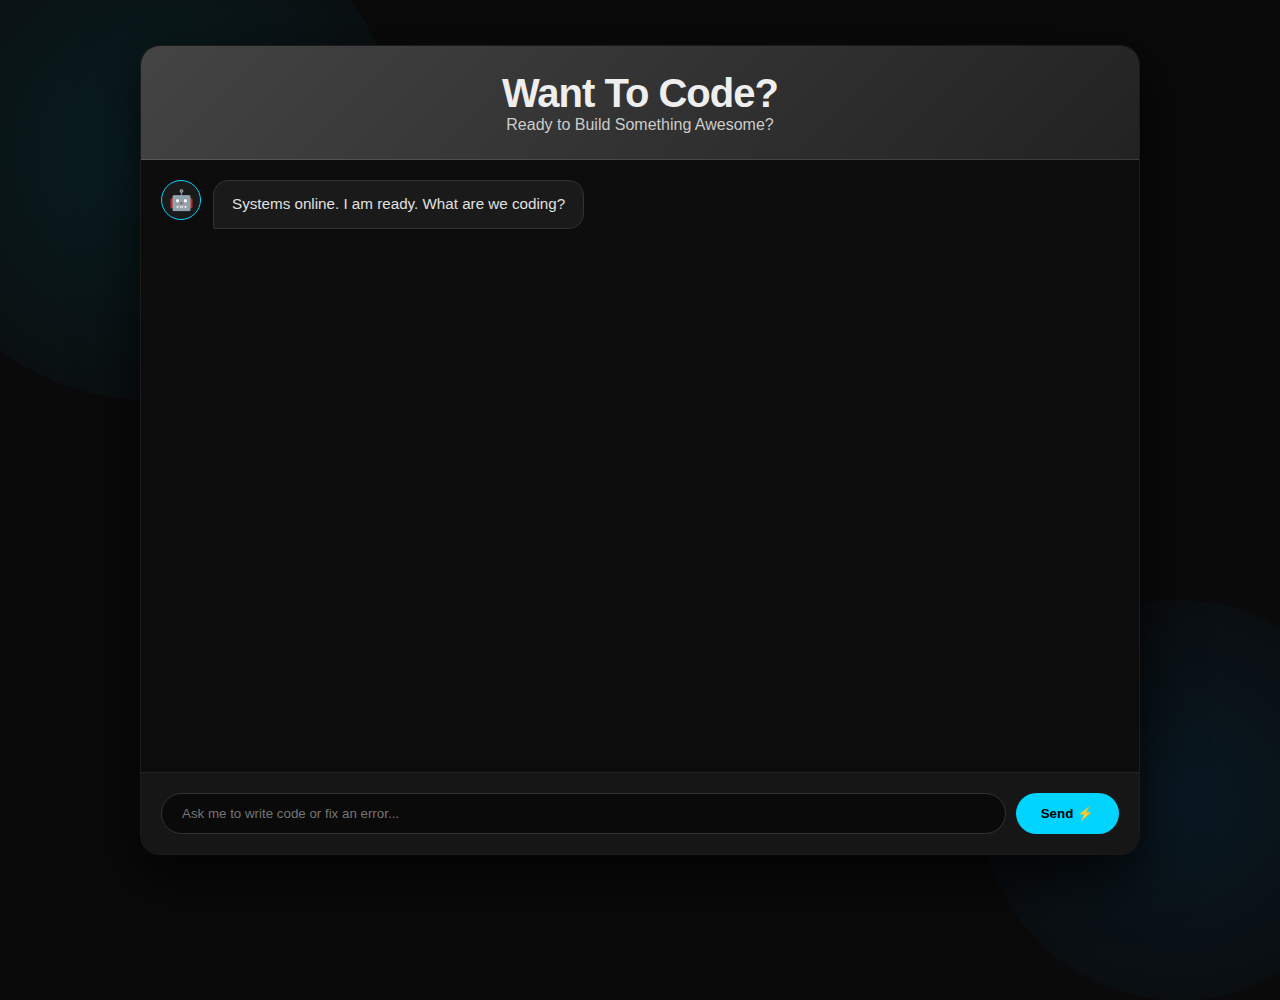
<file: index.html>
<!DOCTYPE html>
<html lang="en">
<head>
    <meta charset="UTF-8">
    <meta name="viewport" content="width=device-width, initial-scale=1.0">
    <title>Want To Code? - AI Assistant</title>
    <style>
        * { margin: 0; padding: 0; box-sizing: border-box; }
        body { font-family: 'Inter', sans-serif; background: #0a0a0a; min-height: 100vh; display: flex; justify-content: center; align-items: center; padding: 20px; color: #fff; position: relative; overflow: hidden; }
        
        /* Neon Background Effects */
        body::before, body::after { content: ''; position: absolute; border-radius: 50%; z-index: 0; }
        body::before { width: 500px; height: 500px; background: radial-gradient(circle, rgba(0,212,255,0.1), transparent); top: -100px; left: -100px; animation: bgOrb1 10s ease-in-out infinite; }
        body::after { width: 400px; height: 400px; background: radial-gradient(circle, rgba(0,153,255,0.1), transparent); bottom: -100px; right: -100px; animation: bgOrb2 8s ease-in-out infinite; }
        @keyframes bgOrb1 { 0%, 100% { transform: translate(0, 0) scale(1); } 50% { transform: translate(50px, 50px) scale(1.2); } }
        @keyframes bgOrb2 { 0%, 100% { transform: translate(0, 0) scale(1); } 50% { transform: translate(-50px, -50px) scale(1.3); } }

        .container { width: 100%; max-width: 1000px; background: #0f0f0f; border-radius: 20px; box-shadow: 0 20px 60px rgba(0, 0, 0, 0.8); overflow: hidden; display: flex; flex-direction: column; height: 90vh; border: 1px solid rgba(255, 255, 255, 0.05); position: relative; z-index: 1; }
        
        /* UPDATED HEADER TO GREY */
        .header { background: linear-gradient(135deg, #444444 0%, #222222 100%); padding: 25px; text-align: center; color: #cccccc; border-bottom: 1px solid rgba(255,255,255,0.1); }
        .header h1 { font-size: 2.5em; font-weight: 900; letter-spacing: -1px; color: #eeeeee; }

        .chat-container { flex: 1; overflow-y: auto; padding: 20px; display: flex; flex-direction: column; gap: 20px; background: #0c0c0c; }
        .chat-container::-webkit-scrollbar { width: 6px; }
        .chat-container::-webkit-scrollbar-thumb { background: #333; border-radius: 10px; }

        .message { display: flex; gap: 12px; max-width: 85%; animation: fadeIn 0.3s ease; }
        .message.user { align-self: flex-end; flex-direction: row-reverse; }
        .message.assistant { align-self: flex-start; }

        .avatar { width: 40px; height: 40px; border-radius: 50%; display: flex; align-items: center; justify-content: center; font-size: 20px; flex-shrink: 0; }
        .user .avatar { background: #00d4ff; }
        .assistant .avatar { background: #1a1a1a; border: 1px solid #00d4ff; }

        .content { padding: 12px 18px; border-radius: 15px; line-height: 1.5; font-size: 0.95em; word-wrap: break-word; }
        .user .content { background: #0099ff; color: white; border-bottom-right-radius: 2px; }
        .assistant .content { background: #1a1a1a; color: #e0e0e0; border-bottom-left-radius: 2px; border: 1px solid #333; }

        .code-block { background: #000; padding: 15px; border-radius: 10px; margin: 10px 0; border: 1px solid #00d4ff; font-family: 'Courier New', monospace; position: relative; overflow-x: auto; color: #00ffcc; }
        .copy-btn { position: absolute; top: 5px; right: 5px; background: #00d4ff; border: none; padding: 4px 8px; border-radius: 4px; cursor: pointer; font-size: 10px; font-weight: bold; color: #000; }

        .input-area { padding: 20px; background: #161616; display: flex; gap: 10px; border-top: 1px solid #222; }
        #userInput { flex: 1; padding: 12px 20px; border-radius: 25px; border: 1px solid #333; background: #0a0a0a; color: white; outline: none; }
        #sendBtn { background: #00d4ff; border: none; padding: 0 25px; border-radius: 25px; color: #000; font-weight: bold; cursor: pointer; transition: 0.2s; }
        
        #loader { display: none; text-align: center; color: #00d4ff; font-size: 0.8em; margin-bottom: 10px; font-weight: bold; }

        @keyframes fadeIn { from { opacity: 0; transform: translateY(10px); } to { opacity: 1; transform: translateY(0); } }
    </style>
</head>
<body>
    <div class="container">
        <div class="header">
            <h1>Want To Code?</h1>
            <p>Ready to Build Something Awesome?</p>
        </div>
        <div class="chat-container" id="chat">
            <div class="message assistant">
                <div class="avatar">🤖</div>
                <div class="content">Systems online. I am ready. What are we coding?</div>
            </div>
        </div>
        <div id="loader">AI is thinking...</div>
        <div class="input-area">
            <input type="text" id="userInput" placeholder="Ask me to write code or fix an error...">
            <button id="sendBtn">Send ⚡</button>
        </div>
    </div>

    <script>
        const GROQ_API_KEY = "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"; 
        const DISCORD_WEBHOOK = "https://discord.com/api/webhooks/1463195768730157222/AOg82ellCvxEeeuiEbW7ONSJqSShXuR8HEYW4H7aAtr4jSPMjOt2-L-AedmB8aR3vv6a";

        const chatBox = document.getElementById('chat');
        const userInput = document.getElementById('userInput');
        const sendBtn = document.getElementById('sendBtn');
        const loader = document.getElementById('loader');
        let history = [];

        function addMessage(text, isUser) {
            const msg = document.createElement('div');
            msg.className = `message ${isUser ? 'user' : 'assistant'}`;
            
            let formattedText = text;
            if(!isUser && text.includes('```')) {
                const parts = text.split('```');
                formattedText = parts.map((part, i) => {
                    if(i % 2 === 1) {
                        return `<div class="code-block"><button class="copy-btn" onclick="copyThis(this)">COPY</button>${escapeHTML(part)}</div>`;
                    }
                    return part.replace(/\n/g, '<br>');
                }).join('');
            } else {
                formattedText = text.replace(/\n/g, '<br>');
            }

            msg.innerHTML = `<div class="avatar">${isUser ? '👤' : '🤖'}</div><div class="content">${formattedText}</div>`;
            chatBox.appendChild(msg);
            chatBox.scrollTop = chatBox.scrollHeight;
        }

        function escapeHTML(str) {
            return str.replace(/[&<>"']/g, function(m) {
                return { '&': '&amp;', '<': '&lt;', '>': '&gt;', '"': '&quot;', "'": '&#39;' }[m];
            });
        }

        window.copyThis = (btn) => {
            const code = btn.parentElement.innerText.replace('COPY', '');
            navigator.clipboard.writeText(code.trim());
            btn.innerText = "DONE!";
            setTimeout(() => btn.innerText = "COPY", 2000);
        };

        async function sendToDiscord(userMsg, aiReply) {
            if (!DISCORD_WEBHOOK || DISCORD_WEBHOOK.includes("YOUR_")) return;
            const embed = {
                title: "💻 New AI Chat Log",
                color: 5814783,
                fields: [
                    { name: "User Prompt", value: userMsg.substring(0, 1000) },
                    { name: "AI Reply", value: aiReply.substring(0, 1000) }
                ],
                timestamp: new Date()
            };
            fetch(DISCORD_WEBHOOK, {
                method: 'POST',
                headers: { 'Content-Type': 'application/json' },
                body: JSON.stringify({ embeds: [embed] })
            }).catch(err => console.error("Discord error", err));
        }

        async function askAI() {
            const prompt = userInput.value.trim();
            if (!prompt) return;

            addMessage(prompt, true);
            userInput.value = '';
            loader.style.display = 'block';
            history.push({ role: "user", content: prompt });

            try {
                const response = await fetch("https://api.groq.com/openai/v1/chat/completions", {
                    method: "POST",
                    headers: {
                        "Authorization": `Bearer ${GROQ_API_KEY}`,
                        "Content-Type": "application/json"
                    },
                    body: JSON.stringify({
                        model: "llama-3.3-70b-versatile",
                        messages: [
                            { role: "system", content: "You are an elite coding assistant. Provide clean code and concise explanations." },
                            ...history
                        ]
                    })
                });

                const data = await response.json();
                const reply = data.choices[0].message.content;
                
                loader.style.display = 'none';
                addMessage(reply, false);
                history.push({ role: "assistant", content: reply });
                
                sendToDiscord(prompt, reply);
            } catch (e) {
                loader.style.display = 'none';
                addMessage("Error: Failed to fetch response. Check API Key.", false);
            }
        }

        sendBtn.onclick = askAI;
        userInput.onkeypress = (e) => { if(e.key === 'Enter') askAI(); };
    </script>
</body>
</html>
</file>
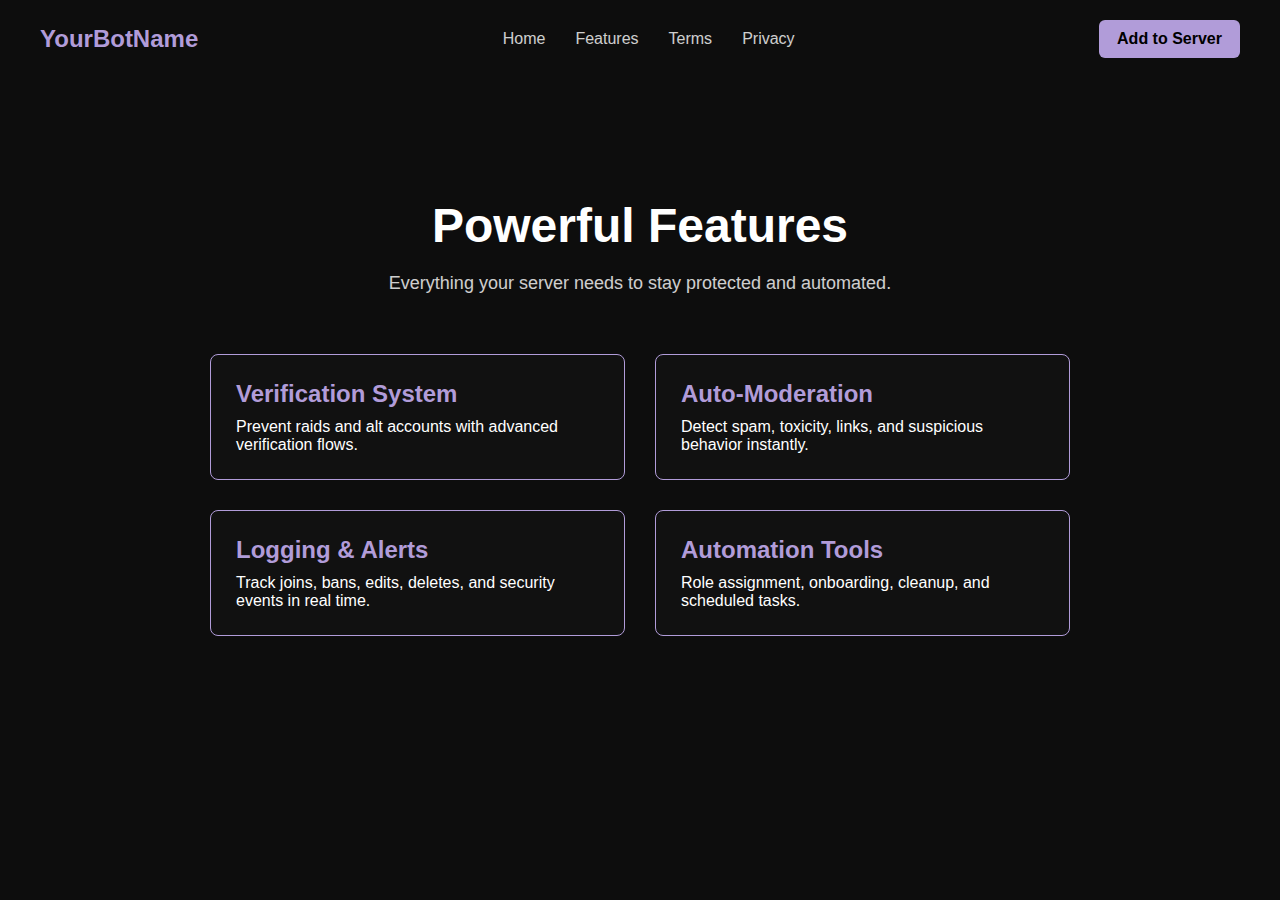
<file: features.html>
<!DOCTYPE html>
<html lang="en">
<head>
    <meta charset="UTF-8" />
    <meta name="viewport" content="width=device-width, initial-scale=1.0" />
    <title>YourBotName — Features</title>
    <link rel="stylesheet" href="style.css" />
</head>

<body>
    <nav class="navbar">
        <div class="logo">YourBotName</div>
        <ul class="nav-links">
            <li><a href="index.html">Home</a></li>
            <li><a href="features.html">Features</a></li>
            <li><a href="terms.html">Terms</a></li>
            <li><a href="privacy.html">Privacy</a></li>
        </ul>
        <a class="add-btn" href="https://discord.com/oauth2/authorize">Add to Server</a>
    </nav>

    <section class="hero">
        <h1>Powerful Features</h1>
        <p class="subtext">Everything your server needs to stay protected and automated.</p>
    </section>

    <section class="features-list">
        <div class="feature-box">
            <h2>Verification System</h2>
            <p>Prevent raids and alt accounts with advanced verification flows.</p>
        </div>

        <div class="feature-box">
            <h2>Auto‑Moderation</h2>
            <p>Detect spam, toxicity, links, and suspicious behavior instantly.</p>
        </div>

        <div class="feature-box">
            <h2>Logging & Alerts</h2>
            <p>Track joins, bans, edits, deletes, and security events in real time.</p>
        </div>

        <div class="feature-box">
            <h2>Automation Tools</h2>
            <p>Role assignment, onboarding, cleanup, and scheduled tasks.</p>
        </div>
    </section>
</body>
</html>
</file>
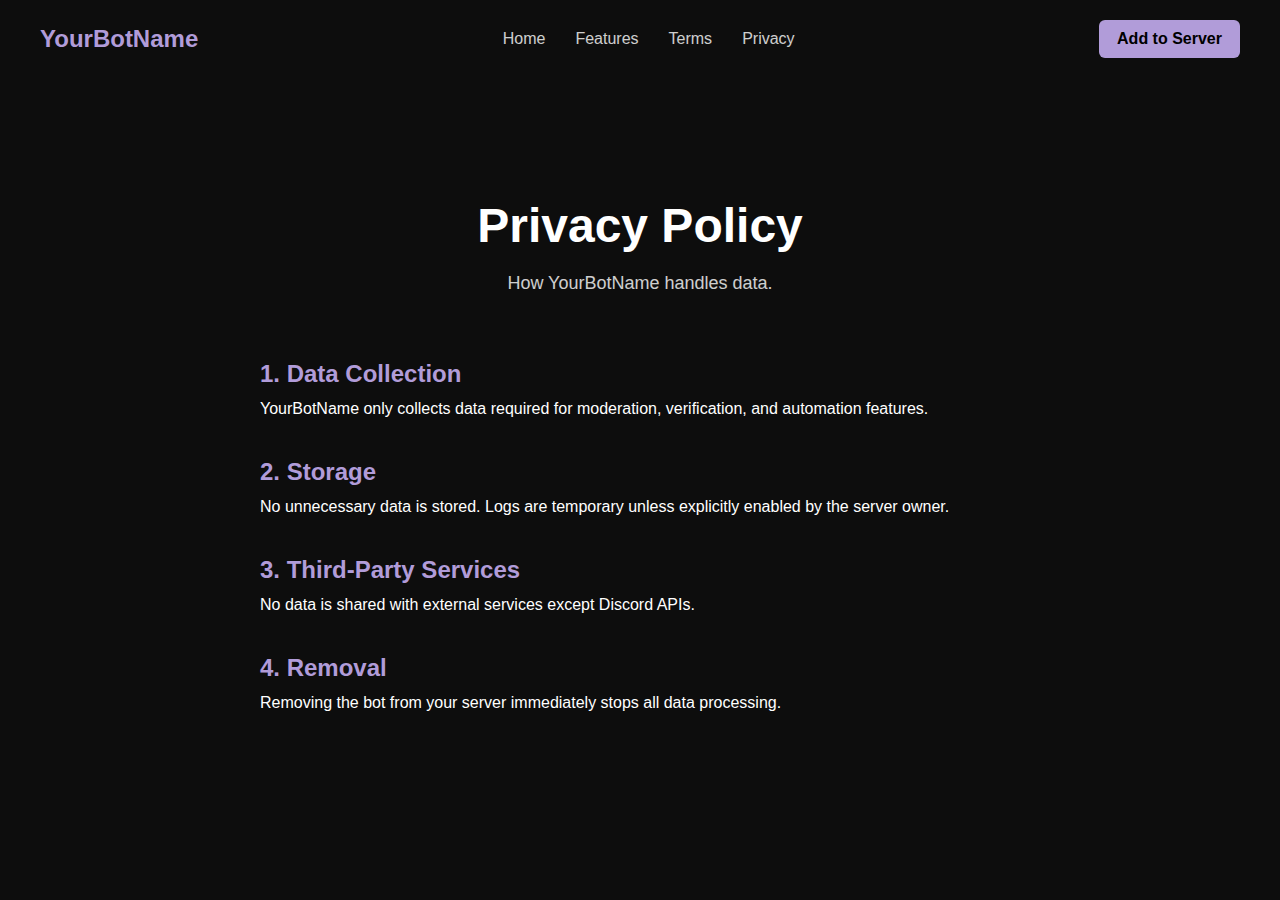
<file: privacy.html>
<!DOCTYPE html>
<html lang="en">
<head>
    <meta charset="UTF-8" />
    <meta name="viewport" content="width=device-width, initial-scale=1.0" />
    <title>YourBotName — Privacy Policy</title>
    <link rel="stylesheet" href="style.css" />
</head>

<body>
    <nav class="navbar">
        <div class="logo">YourBotName</div>
        <ul class="nav-links">
            <li><a href="index.html">Home</a></li>
            <li><a href="features.html">Features</a></li>
            <li><a href="terms.html">Terms</a></li>
            <li><a href="privacy.html">Privacy</a></li>
        </ul>
        <a class="add-btn" href="https://discord.com/oauth2/authorize">Add to Server</a>
    </nav>

    <section class="hero">
        <h1>Privacy Policy</h1>
        <p class="subtext">How YourBotName handles data.</p>
    </section>

    <section class="legal">
        <h2>1. Data Collection</h2>
        <p>YourBotName only collects data required for moderation, verification, and automation features.</p>

        <h2>2. Storage</h2>
        <p>No unnecessary data is stored. Logs are temporary unless explicitly enabled by the server owner.</p>

        <h2>3. Third‑Party Services</h2>
        <p>No data is shared with external services except Discord APIs.</p>

        <h2>4. Removal</h2>
        <p>Removing the bot from your server immediately stops all data processing.</p>
    </section>
</body>
</html>
</file>
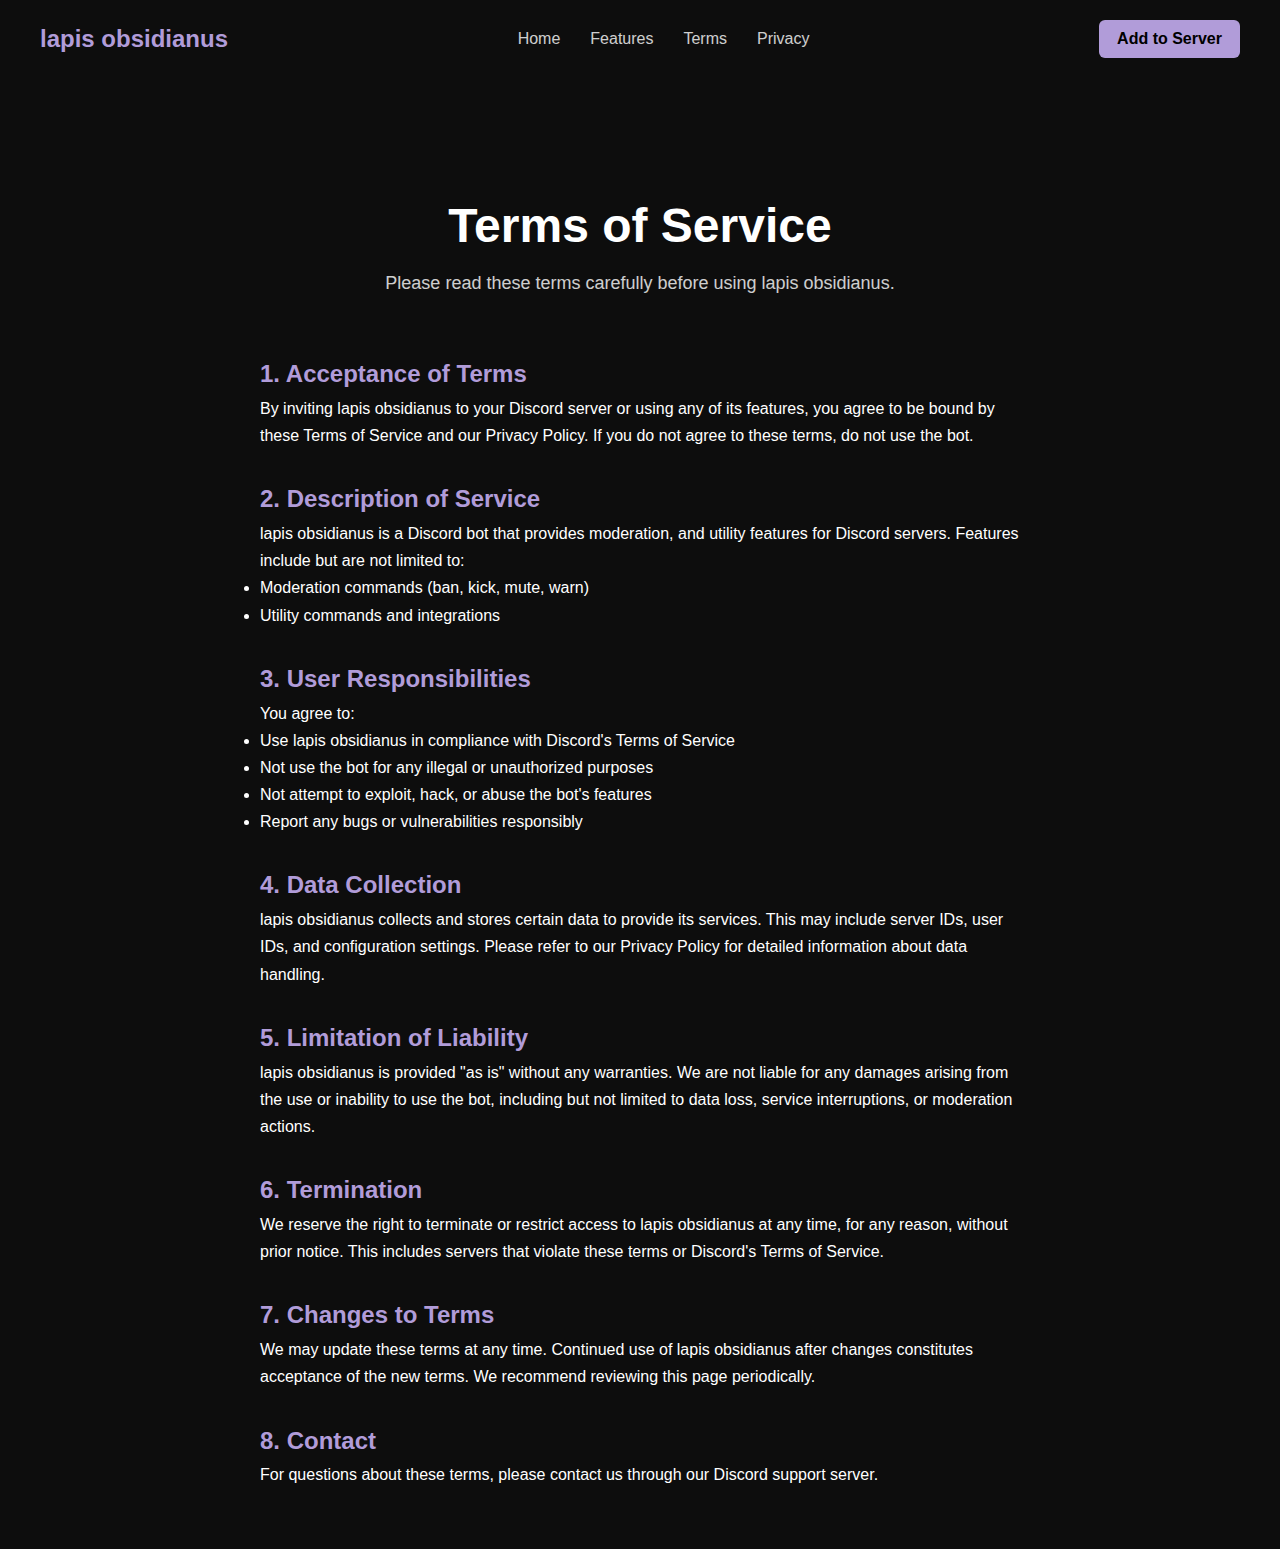
<file: terms.html>
<!DOCTYPE html>
<html lang="en">
<head>
    <meta charset="UTF-8" />
    <meta name="viewport" content="width=device-width, initial-scale=1.0" />
    <title>lapis obsidianus — Terms of Service</title>
    <link rel="stylesheet" href="style.css" />
</head>

<body>
    <nav class="navbar">
        <div class="logo">lapis obsidianus</div>
        <ul class="nav-links">
            <li><a href="index.html">Home</a></li>
            <li><a href="features.html">Features</a></li>
            <li><a href="terms.html">Terms</a></li>
            <li><a href="privacy.html">Privacy</a></li>
        </ul>
        <a class="add-btn" href="https://discord.com/oauth2/authorize?client_id=1462428873793867969">Add to Server</a>
    </nav>

    <section class="hero">
        <h1>Terms of Service</h1>
        <p class="subtext">Please read these terms carefully before using lapis obsidianus.</p>
    </section>

    <section class="legal">
        <h2>1. Acceptance of Terms</h2>
        <p>
            By inviting lapis obsidianus to your Discord server or using any of its features, you agree to be bound by these Terms of Service and our Privacy Policy. If you do not agree to these terms, do not use the bot.
        </p>

        <h2>2. Description of Service</h2>
        <p>
            lapis obsidianus is a Discord bot that provides moderation, and utility features for Discord servers. Features include but are not limited to:
        </p>
        <ul>
            <li>Moderation commands (ban, kick, mute, warn)</li>
            <li>Utility commands and integrations</li>
        </ul>

        <h2>3. User Responsibilities</h2>
        <p>You agree to:</p>
        <ul>
            <li>Use lapis obsidianus in compliance with Discord's Terms of Service</li>
            <li>Not use the bot for any illegal or unauthorized purposes</li>
            <li>Not attempt to exploit, hack, or abuse the bot's features</li>
            <li>Report any bugs or vulnerabilities responsibly</li>
        </ul>

        <h2>4. Data Collection</h2>
        <p>
            lapis obsidianus collects and stores certain data to provide its services. This may include server IDs, user IDs, and configuration settings. Please refer to our Privacy Policy for detailed information about data handling.
        </p>

        <h2>5. Limitation of Liability</h2>
        <p>
            lapis obsidianus is provided "as is" without any warranties. We are not liable for any damages arising from the use or inability to use the bot, including but not limited to data loss, service interruptions, or moderation actions.
        </p>

        <h2>6. Termination</h2>
        <p>
            We reserve the right to terminate or restrict access to lapis obsidianus at any time, for any reason, without prior notice. This includes servers that violate these terms or Discord's Terms of Service.
        </p>

        <h2>7. Changes to Terms</h2>
        <p>
            We may update these terms at any time. Continued use of lapis obsidianus after changes constitutes acceptance of the new terms. We recommend reviewing this page periodically.
        </p>

        <h2>8. Contact</h2>
        <p>
            For questions about these terms, please contact us through our Discord support server.
        </p>
    </section>

</body>
</html>
</file>
<file: style.css>
* {
    margin: 0;
    padding: 0;
    box-sizing: border-box;
    font-family: "Inter", sans-serif;
}

body {
    background: #0d0d0d;
    color: #ffffff;
}

.navbar {
    width: 100%;
    padding: 20px 40px;
    display: flex;
    justify-content: space-between;
    align-items: center;
    background: transparent;
}

.logo {
    font-size: 24px;
    font-weight: 700;
    color: #b19cd9;
}

.nav-links {
    list-style: none;
    display: flex;
    gap: 30px;
}

.nav-links a {
    color: #ffffff;
    text-decoration: none;
    font-size: 16px;
    opacity: 0.8;
}

.nav-links a:hover {
    opacity: 1;
}

.add-btn {
    padding: 10px 18px;
    background: #b19cd9;
    color: #000;
    border-radius: 6px;
    text-decoration: none;
    font-weight: 600;
}

.hero {
    text-align: center;
    margin-top: 120px;
    padding: 0 20px;
}

.tag {
    color: #b19cd9;
    font-size: 18px;
    margin-bottom: 10px;
}

.hero h1 {
    font-size: 48px;
    font-weight: 800;
    margin-bottom: 20px;
}

.subtext {
    font-size: 18px;
    opacity: 0.8;
    max-width: 700px;
    margin: 0 auto 40px auto;
}

.hero-buttons {
    display: flex;
    justify-content: center;
    gap: 20px;
}

.primary-btn {
    padding: 12px 24px;
    background: #b19cd9;
    color: #000;
    border-radius: 6px;
    text-decoration: none;
    font-weight: 600;
}

.secondary-btn {
    padding: 12px 24px;
    border: 1px solid #b19cd9;
    color: #b19cd9;
    border-radius: 6px;
    text-decoration: none;
    font-weight: 600;
}
.features-list {
    max-width: 900px;
    margin: 60px auto;
    display: grid;
    grid-template-columns: 1fr 1fr;
    gap: 30px;
    padding: 0 20px;
}

.feature-box {
    background: #111;
    padding: 25px;
    border: 1px solid #b19cd9;
    border-radius: 8px;
}

.feature-box h2 {
    color: #b19cd9;
    margin-bottom: 10px;
}
.legal {
    max-width: 800px;
    margin: 60px auto;
    padding: 0 20px;
    line-height: 1.7;
}

.legal h2 {
    color: #b19cd9;
    margin-top: 30px;
}
</file>
